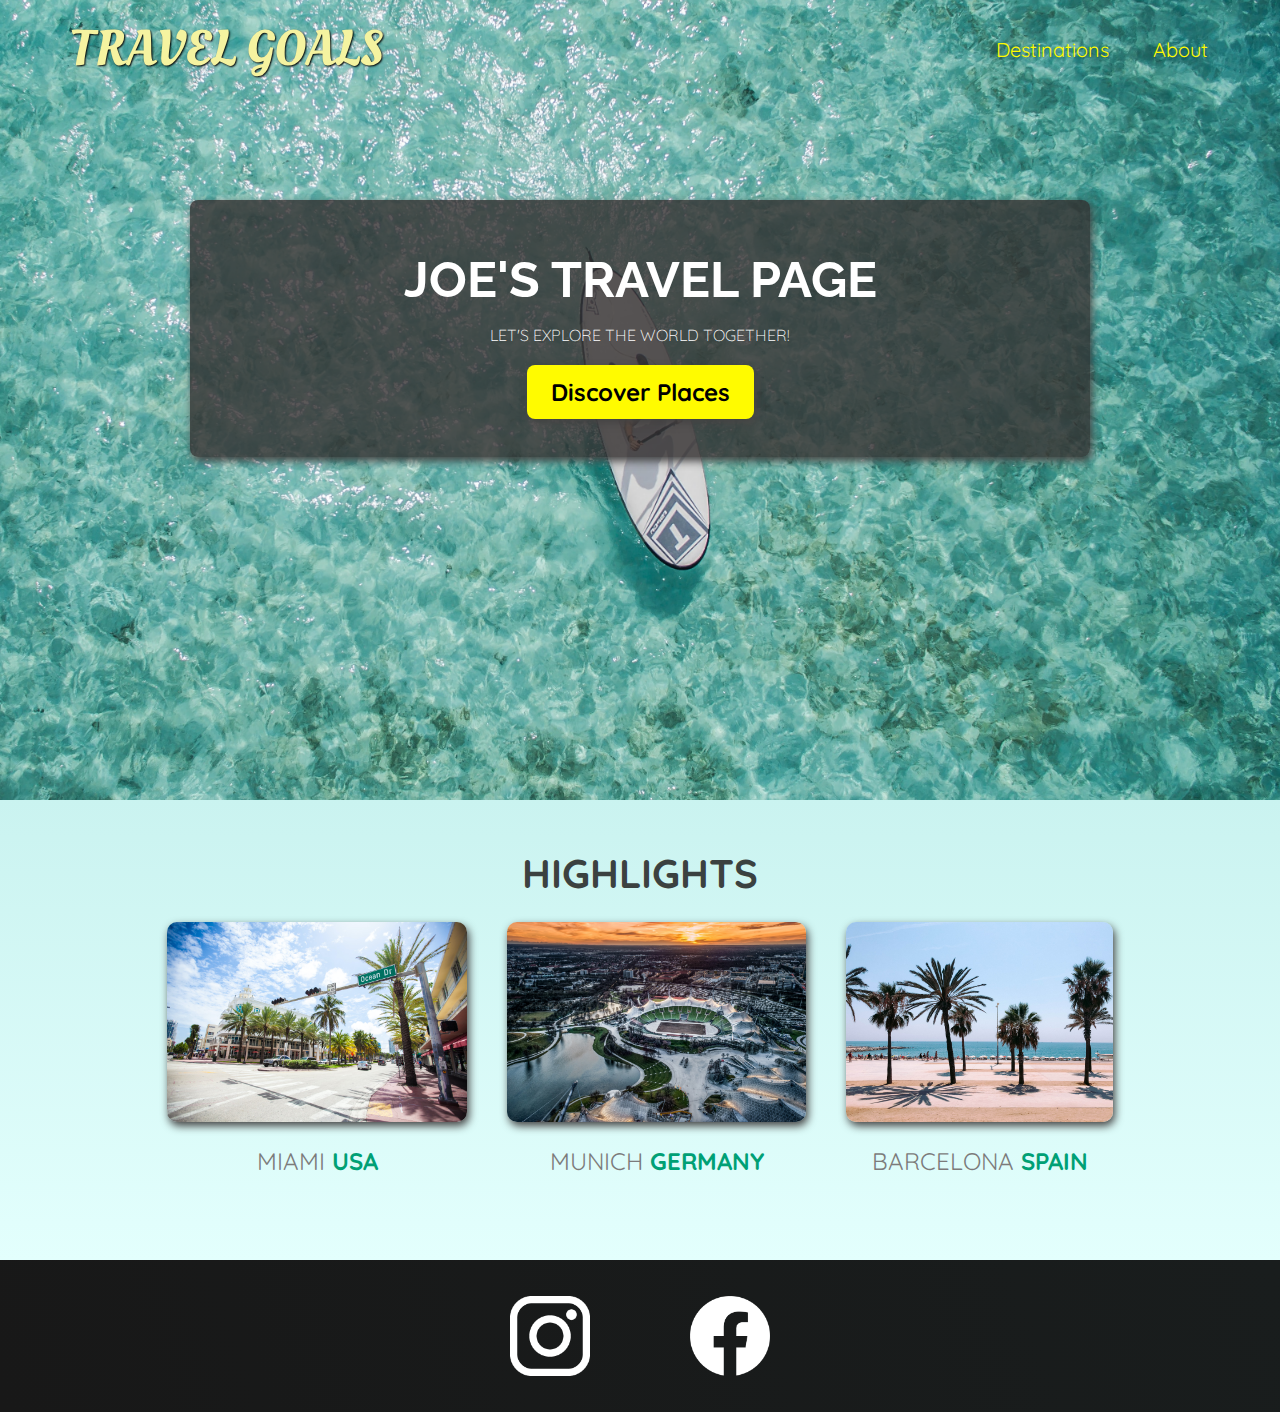
<file: index.html>
<!DOCTYPE html>
<html lang="en">

<head>
    <meta charset="UTF-8">
    <meta name="viewport" content="width=device-width, initial-scale=1.0">
    <link
        href="https://fonts.googleapis.com/css2?family=Raleway:wght@700&family=Oleo+Script:wght@700&family=Quicksand:wght@300;500;700&display=swap"
        rel="stylesheet">
    <link href="./shared.css" rel="stylesheet">
    <link href="./styles.css" rel="stylesheet">
    <title>Travel Goals</title>
</head>

<body>
    <header>
        <div id="page-logo">
            <a href="./index.html">Travel Goals</a>
        </div>
        <nav>
            <ul>
                <li><a href="./places.html" target="_blank">Destinations</a></li>
                <li><a href="" target="_blank">About</a></li>
            </ul>
        </nav>
    </header>

    <main>
        <section id="hero">
            <div id="hero-content">
                <h1>Joe's Travel Page</h1>
                <p>Let's explore the world together!</p>
                <a href="./places.html" target="_blank">Discover Places</a>
            </div>
        </section>
        <section id="highlights">
            <h2>Highlights</h2>
            <ul id="destinations">
                <li class="destination">
                    <img src="./images/places/miami.jpg" alt="street of miami on sunny day">
                    <p>Miami <strong>USA</strong></p>
                </li>
                <li class="destination">
                    <img src="./images/places/munich.jpg" alt="munich stadium in winter">
                    <p>Munich <strong>GERMANY</strong></p>
                </li>
                <li class="destination">
                    <img src="./images/places/barcelona.jpg" alt="palm beach in barcelona">
                    <p>Barcelona <strong>SPAIN</strong></p>
                </li>
            </ul>

        </section>
    </main>

    <footer>
        <ul>
            <li>
                <a href="https://www.instagram.com/">
                    <img src="./images/icons/insta.png" alt="instagram logo"></a>
            </li>
            <li>
                <a href="https://www.facebook.com/">
                    <img src="./images/icons/facebook.png" alt="facebook logo"></a>
            </li>
        </ul>
    </footer>
</body>

</html>
</file>
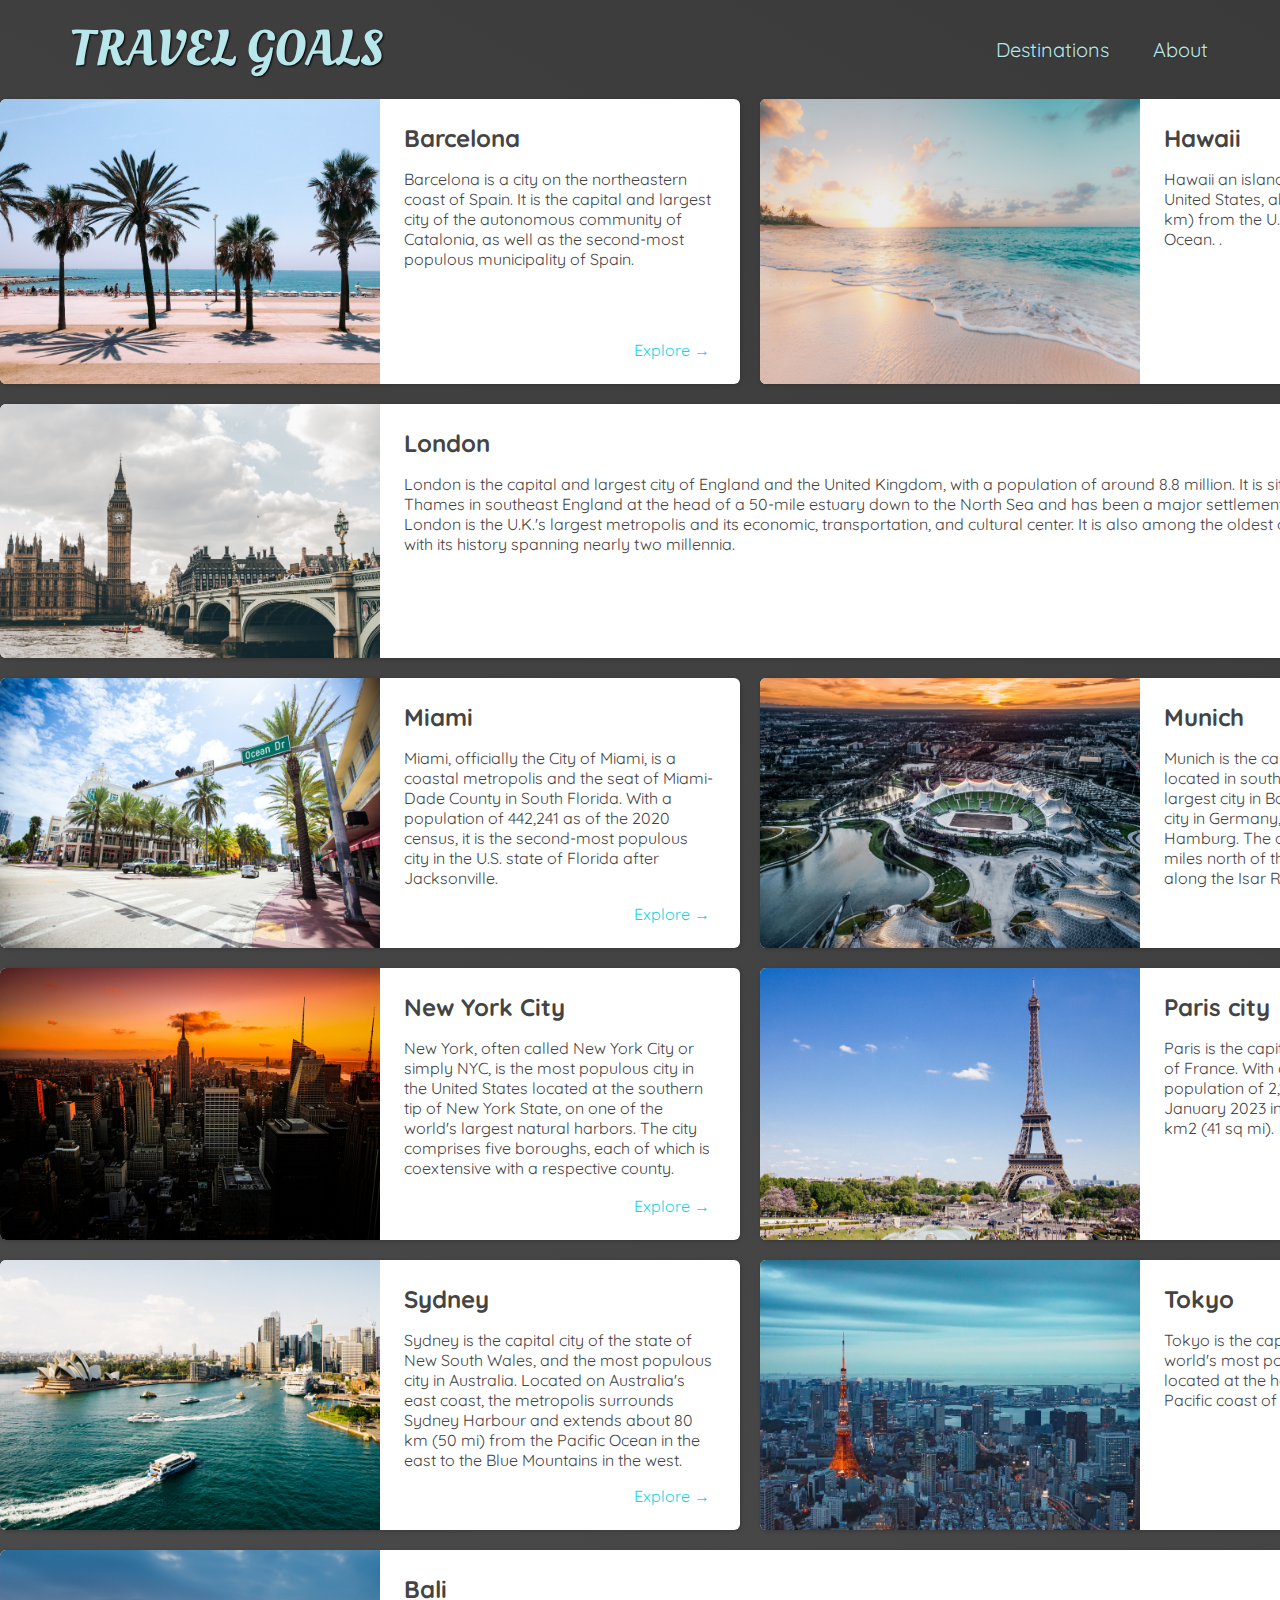
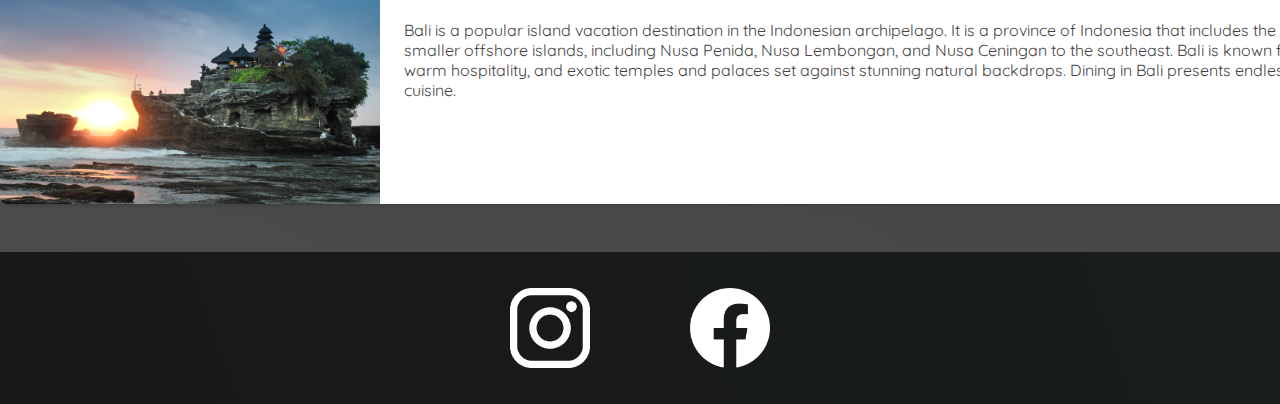
<file: places.html>
<!DOCTYPE html>
<html lang="en">

<head>
    <meta charset="UTF-8">
    <meta name="viewport" content="width=device-width, initial-scale=1.0">
    <link
        href="https://fonts.googleapis.com/css2?family=Raleway:wght@700&family=Oleo+Script:wght@700&family=Quicksand:wght@300;500;700&display=swap"
        rel="stylesheet">
    <link href="./shared.css" rel="stylesheet">
    <link href="./places.css" rel="stylesheet">
    <title>Destinations</title>
</head>

<body>
    <header>
        <div id="page-logo">
            <a href="./index.html">Travel Goals</a>
        </div>
        <nav>
            <ul>
                <li><a href="./places.html" target="_blank">Destinations</a></li>
                <li><a href="" target="_blank">About</a></li>
            </ul>
        </nav>
    </header>

    <main>
        <ul>
            <li>
                <img src="./images/places/barcelona.jpg" alt="city of barcelona">
                <div class="item-content">
                    <div>
                        <h2>Barcelona</h2>
                        <p>Barcelona is a city on the northeastern coast of Spain. It is the capital and largest city of
                            the
                            autonomous community of Catalonia, as well as the second-most populous municipality of
                            Spain.</p>
                    </div>
                    <div class="actions">
                        <a href="https://en.wikipedia.org/wiki/Barcelona">Explore &#X2192</a>
                    </div>
                </div>
            </li>
            <li>
                <img src="./images/places/hawaii.jpg" alt="Hawaii beach">
                <div class="item-content">
                    <div>
                        <h2>Hawaii</h2>
                        <p>Hawaii an island state in the Western United States, about 2,000 miles (3,200 km) from the
                            U.S. mainland in the Pacific Ocean. .</p>
                    </div>
                    <div class="actions">
                        <a href="https://en.wikipedia.org/wiki/Hawaii">Explore &#X2192</a>
                    </div>
                </div>
            </li>
            <li>
                <img src="./images/places/london.jpg" alt="London city">
                <div class="item-content">
                    <div>
                        <h2>London</h2>
                        <p>London is the capital and largest city of England and the United Kingdom, with a population
                            of around 8.8 million. It is situated on the River Thames in southeast England at the head
                            of a 50-mile estuary down to the North Sea and has been a major settlement for nearly two
                            millennia. London is the U.K.'s largest metropolis and its economic, transportation, and
                            cultural center. It is also among the oldest of the world's great cities, with its history
                            spanning nearly two millennia.</p>
                    </div>
                    <div class="actions">
                        <a href="https://en.wikipedia.org/wiki/London">Explore &#X2192</a>
                    </div>
                </div>
            </li>
            <li>
                <img src="./images/places/miami.jpg" alt="Miami streets">
                <div class="item-content">
                    <div>
                        <h2>Miami</h2>
                        <p>Miami, officially the City of Miami, is a coastal metropolis and the
                            seat of Miami-Dade County in South Florida. With a population of 442,241 as of the 2020
                            census, it is the second-most populous city in the U.S. state of Florida after Jacksonville.
                        </p>
                    </div>
                    <div class="actions">
                        <a href="https://en.wikipedia.org/wiki/Miami">Explore &#X2192</a>
                    </div>
                </div>
            </li>
            <li>
                <img src="./images/places/munich.jpg" alt="Munich football stadium">
                <div class="item-content">
                    <div>
                        <h2>Munich</h2>
                        <p>Munich is the capital city of Bavaria state, located in southern Germany. It is the largest
                            city in Bavaria and the third largest city in Germany, after Berlin and Hamburg. The city is
                            situated about 30 miles north of the edge of the Alps and along the Isar River. </p>
                    </div>
                    <div class="actions">
                        <a href="https://en.wikipedia.org/wiki/Munich">Explore &#X2192</a>
                    </div>
                </div>
            </li>
            <li>
                <img src="./images/places/new-york-city.jpg" alt="New York City skyline">
                <div class="item-content">
                    <div>
                        <h2>New York City</h2>
                        <p>New York, often called New York City or simply NYC, is the most populous city in the United
                            States located at the southern tip of New York State, on one of the world's largest natural
                            harbors. The city comprises five boroughs, each of which is coextensive with a respective
                            county.

                        </p>
                    </div>
                    <div class="actions">
                        <a href="https://en.wikipedia.org/wiki/New_York_City">Explore &#X2192</a>
                    </div>
                </div>
            </li>
            <li>
                <img src="./images/places/paris.jpg" alt="Paris city">
                <div class="item-content">
                    <div>
                        <h2>Paris city</h2>
                        <p>Paris is the capital and most populous city of France. With an official estimated population
                            of 2,102,650 residents as of 1 January 2023 in an area of more than 105 km2 (41 sq mi).
                        </p>
                    </div>
                    <div class="actions">
                        <a href="https://en.wikipedia.org/wiki/Paris">Explore &#X2192</a>
                    </div>
                </div>
            </li>
            <li>
                <img src="./images/places/sydney.jpg" alt="Sydney beach">
                <div class="item-content">
                    <div>
                        <h2>Sydney</h2>
                        <p>Sydney is the capital city of the state of New South Wales, and the most populous city in
                            Australia. Located on Australia's east coast, the metropolis surrounds Sydney Harbour and
                            extends about 80 km (50 mi) from the Pacific Ocean in the east to the Blue Mountains in the
                            west.</p>
                    </div>
                    <div class="actions">
                        <a href="https://en.wikipedia.org/wiki/Sydney">Explore &#X2192</a>
                    </div>
                </div>
            </li>
            <li>
                <img src="./images/places/tokyo.jpg" alt="Tokyo skyline">
                <div class="item-content">
                    <div>
                        <h2>Tokyo</h2>
                        <p>Tokyo is the capital of Japan and the world's most populous metropolis, located at the head
                            of Tokyo Bay on the Pacific coast of central Honshu.</p>
                    </div>
                    <div class="actions">
                        <a href="https://en.wikipedia.org/wiki/Tokyo">Explore &#X2192</a>
                    </div>
                </div>
            </li>
            <li>
                <img src="./images/places/bali.jpg" alt="Bali beach">
                <div class="item-content">
                    <div>
                        <h2>Bali</h2>
                        <p>Bali is a popular island vacation destination in the Indonesian archipelago. It is a
                            province of Indonesia that includes the island of Bali and a few smaller offshore islands,
                            including Nusa Penida, Nusa Lembongan, and Nusa Ceningan to the southeast. Bali is known
                            for its ancient culture, warm hospitality, and exotic temples and palaces set against
                            stunning natural backdrops. Dining in Bali presents endless choices of exotic, local
                            cuisine.</p>
                    </div>
                    <div class="actions">
                        <a href="https://en.wikipedia.org/wiki/Bali">Explore &#X2192</a>
                    </div>
                </div>
            </li>
            </div>
            </li>

        </ul>
    </main>

    <footer>
        <ul>
            <li>
                <a href="https://www.instagram.com/">
                    <img src="./images/icons/insta.png" alt="instagram logo"></a>
            </li>
            <li>
                <a href="https://www.facebook.com/">
                    <img src="./images/icons/facebook.png" alt="facebook logo"></a>
            </li>
        </ul>
    </footer>
</body>

</html>
</file>
<file: shared.css>
body {
  font-family: "Quicksand", sans-serif;
  margin: 0;
}
ul {
  list-style: none;
  margin: 0;
  padding: 0;
}

header {
  display: flex;
  justify-content: space-between;
  align-items: center;
  padding: 15px 60px;
  position: absolute;
  width: 100%;
  top: 0;
  left: 0;
  box-sizing: border-box;
}

#page-logo a {
  padding: 10px;
  font-family: "Oleo Script", sans-serif;
  color: rgb(245, 243, 160);
  font-size: 50px;
  text-decoration: none;
  text-transform: uppercase;
  text-shadow: 1px 1px 2px rgb(0, 0, 0);
}

header ul {
  display: flex;
}

header li {
  margin-left: 20px;
}

header a {
  text-decoration: none;
  color: rgb(255, 251, 0);
  font-size: 20px;
  padding: 12px;
  text-shadow: 1px 1px 2px rgba(0, 0, 0, 0.2);
  border-radius: 6px;
}

header nav a:hover {
  color: rgb(77, 77, 77);
  background-color: rgb(255, 251, 0);
}

footer {
    background: linear-gradient(70deg, rgb(24, 24, 24), rgb(25, 29, 29));
    padding: 36px 0;
}

footer ul{
    display: flex;
    justify-content: center;
}

footer li{
    width: 80px;
    height: 80px;
    margin: 0px 50px;
}

footer img{
    width: 100%;
    height: 100%; 
}
</file>
<file: styles.css>
#hero {
  height: 800px;
  background-position: center;
  background-size: cover;
  background-image: url(./images/places/ocean.jpg);
}

#hero-content {
  width: 900px;
  background-color: rgba(51, 47, 47, 0.8);
  box-shadow: 2px 4px 8px rgb(68, 67, 67);
  border-radius: 8px;
  text-align: center;
  padding: 50px 0;
  margin: 0 auto;
  position: relative;
  top: 200px;
}

#hero-content h1 {
  color: white;
  text-transform: uppercase;
  font-size: 50px;
  font-family: "Raleway", sans-serif;
  margin: 0;
}

#hero-content p {
  color: white;
  text-transform: uppercase;
  font-weight: 300;
  margin-bottom: 32px;
}

#hero-content a {
  text-decoration: none;
  background-color: rgb(255, 251, 0);
  padding: 12px 24px;
  color: black;
  font-size: 24px;
  font-weight: bold;
  border-radius: 8px;
  box-shadow: 2px 4px 8px rgb(68, 67, 67);
}

#hero-content a:hover {
  background-color: rgb(255, 238, 0);
}

#highlights {
  padding: 24px;
  background: linear-gradient(0deg, rgb(227, 255, 253), rgb(202, 243, 240));
}

#highlights h2 {
  text-transform: uppercase;
  text-align: center;
  font-size: 40px;
  color: rgb(59, 65, 64);
  margin: 24px 0;
}
#destinations {
  display: flex;
  width: 90%;
  margin: auto;
  justify-content: center;
  margin-bottom: 40px;
}
.destination {
  margin: 0 20px;
  text-transform: uppercase;
}

.destination p {
  text-align: center;
  font-size: 24px;
  color: rgb(124, 123, 123);
  margin: 20px 0;
}

.destination img {
  height: 200px;
  width: 100%;
  box-shadow: 2px 4px 8px rgb(68, 67, 67);
  border-radius: 10px;
  object-fit: cover;
}

.destination strong {
  color: rgb(0, 160, 117);
}
</file>
<file: places.css>
body {
  background: linear-gradient(30deg, rgb(77, 77, 77), rgb(58, 58, 58));
  color: rgb(68, 68, 68);
}

#page-logo a {
  color: rgb(183, 230, 235);
}

header {
  position: static;
}

header a {
  color: rgb(183, 230, 235);
}

header nav a:hover {
  background-color: rgb(183, 230, 235);
  color: rgb(59, 59, 59);
}

main ul {
  width: 1500px;
  margin: 0 auto 48px auto;
  display: grid;
  grid-template-columns: 1fr 1fr;
  gap: 20px 20px;
}

li:nth-of-type(3) {
  grid-column: 1 / 3;
}

li:nth-of-type(10) {
  grid-column: 1 / 3;
}

main li {
  display: flex;
  background-color: white;
  box-shadow: 1px 1px 4px rgba(0, 0, 0, 0.2);
  border-radius: 6px;
  overflow: hidden;
}

main li img {
  width: 380px;
  height: auto;
}

.item-content {
  padding: 24px;
  display: flex;
  flex-direction: column;
  justify-content: space-between;
}

.item-content h2 {
  margin: 0;
}

.actions {
  text-align: right;
}

.actions a {
  text-decoration: none;
  padding: 6px;
  color: rgb(22, 211, 228);
}

.actions a:hover {
  background-color: rgb(235, 253, 255);
}
</file>
